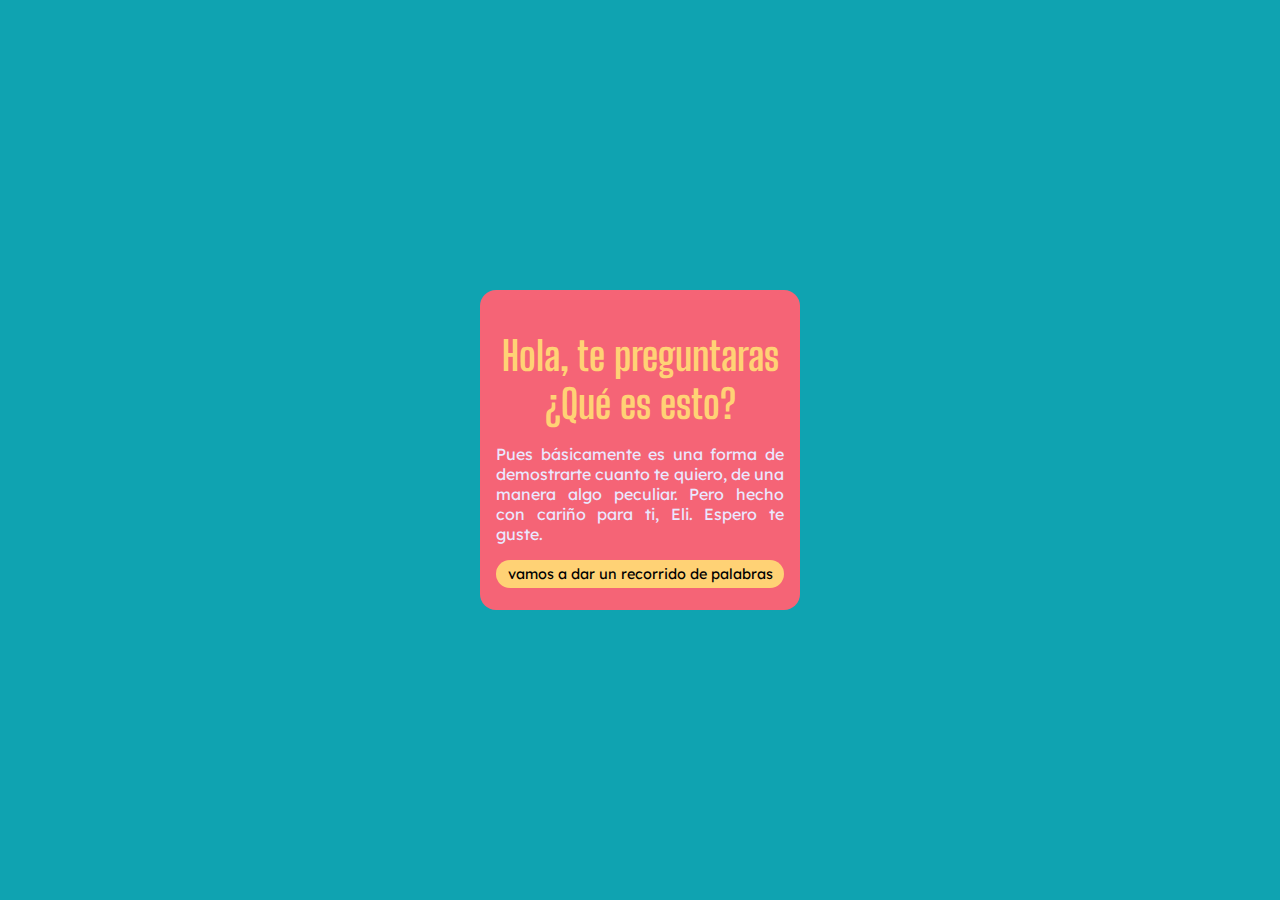
<file: index.html>
<html lang="en">
<head>
    <meta charset="UTF-8">
    <meta http-equiv="X-UA-Compatible" content="IE=edge">
    <meta name="viewport" content="width=device-width, initial-scale=1.0">

    <link rel="stylesheet" href="./style.css">
    <title>Mi cancion favorita</title>
</head>
<body>
    <main class="container">
        <h2>Hola, te preguntaras ¿Qué es esto?</h2>
        <p class="box">Pues básicamente es una forma de demostrarte cuanto te quiero,
            de una manera algo peculiar. Pero hecho con cariño para ti, Eli. Espero te guste. </p>
        <form>
            <button type="submit" formaction="./month.html"> vamos a dar un recorrido de palabras</button>
        </form>     
    </main>
   
</body>
</html>
</file>
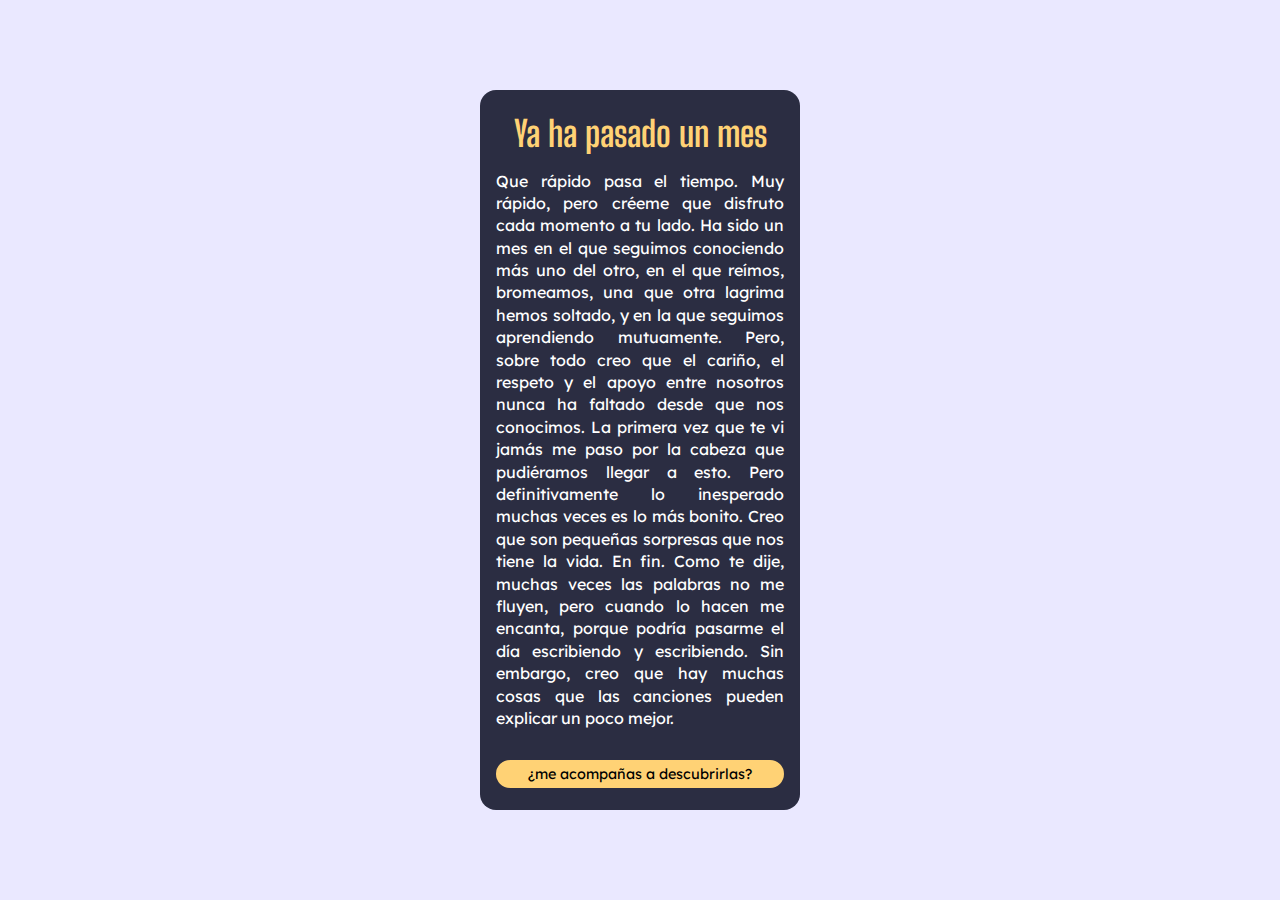
<file: month.html>
<html lang="en">
<head>
    <meta charset="UTF-8">
    <meta http-equiv="X-UA-Compatible" content="IE=edge">
    <meta name="viewport" content="width=device-width, initial-scale=1.0">

    <link rel="stylesheet" href="./month.css">
    <title>Mi cancion favorita</title>
</head>
<body>
    <main class="container">
        <h2>Ya ha pasado un mes</h2>
        <p class="box">Que rápido pasa el tiempo. Muy rápido, pero créeme que disfruto cada momento a tu lado. Ha sido un mes en el que seguimos conociendo más uno del otro, en el que reímos, bromeamos, una que otra lagrima hemos soltado, y en la que seguimos aprendiendo mutuamente. Pero, sobre todo creo que el cariño, el respeto y el apoyo entre nosotros nunca ha faltado desde que nos conocimos. La primera vez que te vi jamás me paso por la cabeza que pudiéramos llegar a esto. Pero definitivamente lo inesperado muchas veces es lo más bonito. Creo que son pequeñas sorpresas que nos tiene la vida. En fin. Como te dije, muchas veces las palabras no me fluyen, pero cuando lo hacen me encanta, porque podría pasarme el día escribiendo y escribiendo. Sin embargo, creo que hay muchas cosas que las canciones pueden explicar un poco mejor.</p>
        <form>
            <button type="submit" formaction="./songs.html"> ¿me acompañas a descubrirlas?</button>
        </form>     
    </main>
</body>
</file>
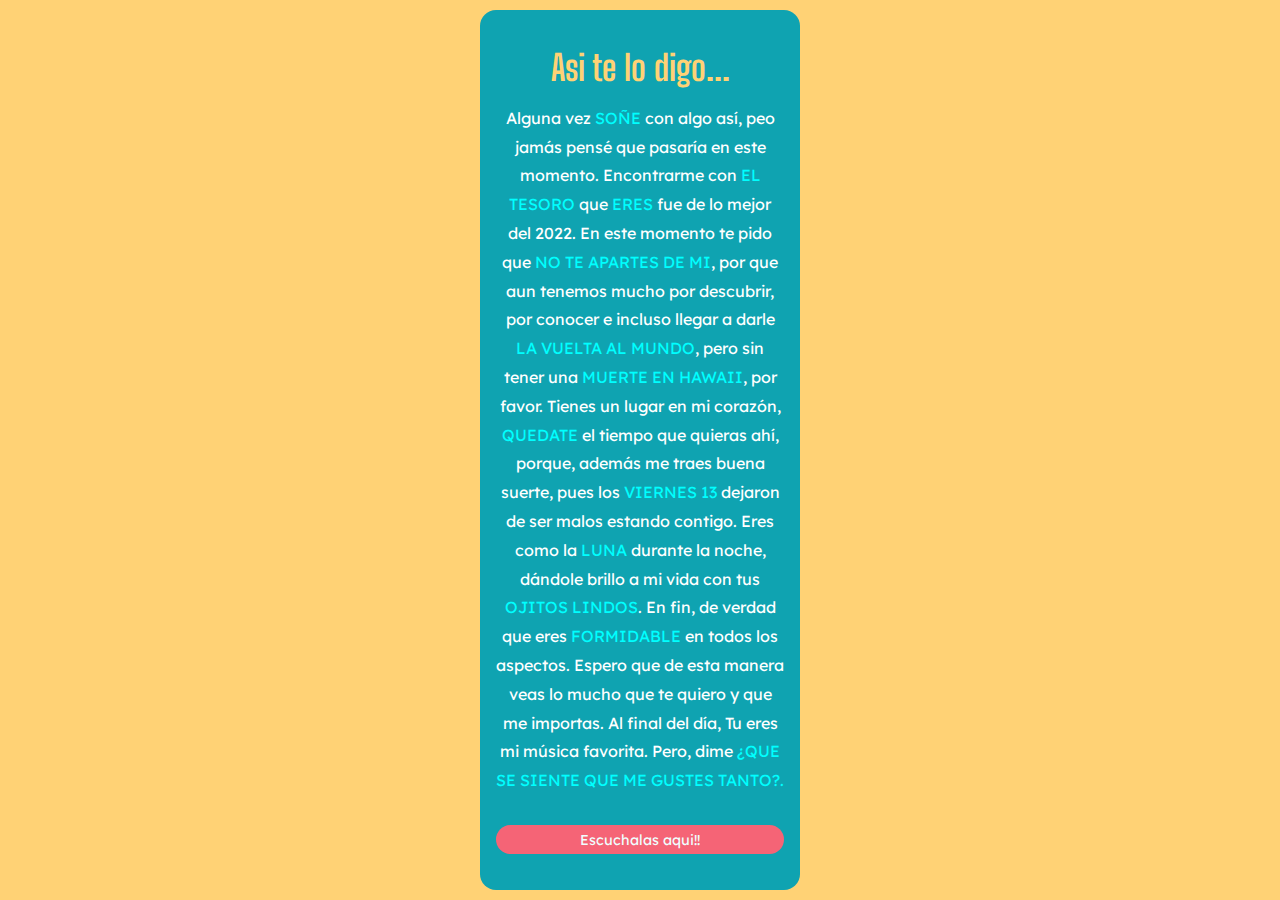
<file: songs.html>
<html lang="en">
<head>
    <meta charset="UTF-8">
    <meta http-equiv="X-UA-Compatible" content="IE=edge">
    <meta name="viewport" content="width=device-width, initial-scale=1.0">

    <link rel="stylesheet" href="./song.css">
    <title>Mi cancion favorita</title>
</head>
<body>
    <main class="container">
        <h2>Asi te lo digo...</h2>
        <p class="box">Alguna vez <span>SOÑE</span> con algo así, peo jamás pensé que pasaría en este momento. Encontrarme con <span>EL TESORO</span> que <span>ERES</span> fue de lo mejor del 2022. En este momento te pido que <span>NO TE APARTES DE MI</span>, por que aun tenemos mucho por descubrir, por conocer e incluso llegar a darle <span>LA VUELTA AL MUNDO</span>, pero sin tener una <span>MUERTE EN HAWAII</span>, por favor. Tienes un lugar en mi corazón, <span>QUEDATE</span> el tiempo que quieras ahí, porque, además me traes buena suerte, pues los <span>VIERNES 13</span> dejaron de ser malos estando contigo. Eres como la <span>LUNA</span> durante la noche, dándole brillo a mi vida con tus <span>OJITOS LINDOS</span>. En fin, de verdad que eres <span>FORMIDABLE</span> en todos los aspectos. Espero que de esta manera veas lo mucho que te quiero y que me importas. Al final del día, Tu eres mi música favorita. Pero, dime <span>¿QUE SE SIENTE QUE ME GUSTES TANTO?.</span> </p>
        <form>
            <button type="submit" formaction="https://open.spotify.com/playlist/6wdcmZNFNIneEeikTnGnEH?si=049ce0b6ea264fd8&pt=d17bb992a7e48573f9af1e7ffa372483"> Escuchalas aqui!!</button>
        </form>     
    </main>
</body>

<span></span>
</file>
<file: style.css>
@import url('https://fonts.googleapis.com/css2?family=Big+Shoulders+Display:wght@700&family=Lexend+Deca&display=swap');

*{
    margin: 0px;
    padding: 0px;
    box-sizing: border-box;
}
body{
    background-color: 0FA3B1;
    display: flex;
    min-height: 90vh;
    align-items: center;
    justify-content: center;
}
.container{
    display: flex;
    flex-direction: column;
    align-items: center;
    border-radius: 1em;
    justify-content: center;
    background-color: F56476 ;
    height: 20em;
    width: 20em;
}
 h2{
    color: FFD275;
    text-align: center;
    padding-top: .5em;
    font-size: 2.5em;
    font-weight: bolder;
    font-family: "Big Shoulders Display",sans-serif;
 }
 p{
    color: EAE8FF;
    text-align: justify;
    padding: 1em;
    font-size: 1em;
    font-family: "Lexend Deca", sans-serif;
 }
  button {
    border-color:transparent;
    border-radius: 5em;
    width: 20em;
    height: 2em;
    background-color: FFD275 ;
    font-family: "Lexend Deca", sans-serif ;
    font-size: .9em;
  }
  button:hover{
    color: EAE8FF ;
    background-color: transparent;
    border-style: solid;
    border-color: EAE8FF;
    cursor: pointer;
  }
</file>
<file: month.css>
@import url('https://fonts.googleapis.com/css2?family=Big+Shoulders+Display:wght@700&family=Lexend+Deca&display=swap');
*{
    margin: 0px;
    padding: 0px;
    box-sizing: border-box;
}
body{
    background-color: EAE8FF;
    display: flex;
    min-height: 90vh;
    align-items: center;
    justify-content: center;
}
.container{
    display: flex;
    flex-direction: column;
    align-items: center;
    border-radius: 1em;
    justify-content: center;
    background-color: 2B2D42 ;
    height: 45em;
    width: 20em;
}
 h2{
    color: FFD275;
    text-align: center;
    padding-top: 0em;
    font-size: 2.2em;
    font-weight: bolder;
    font-family: "Big Shoulders Display",sans-serif;
 }
 p{
    color:white;
    text-align: justify;
    padding: 1em;
    font-size: 1em;
    font-family: "Lexend Deca", sans-serif;
    line-height: 1.4;
 }
  button {
    margin-top: 1em;
    border-color:transparent;
    border-radius: 5em;
    width: 20em;
    height: 2em;
    background-color: FFD275 ;
    font-family: "Lexend Deca", sans-serif ;
    font-size: .9em;
  }
  button:hover{
    color: EAE8FF ;
    background-color: transparent;
    border-style: solid;
    border-color: EAE8FF;
    cursor: pointer;
  }
</file>
<file: song.css>
@import url('https://fonts.googleapis.com/css2?family=Big+Shoulders+Display:wght@700&family=Lexend+Deca&display=swap');
*{
    margin: 0px;
    padding: 0px;
    box-sizing: border-box;
}
body{
    background-color: FFD275;
    display: flex;
    min-height: 90vh;
    align-items: center;
    justify-content: center;
}
.container{
    display: flex;
    flex-direction: column;
    align-items: center;
    border-radius: 1em;
    justify-content: center;
    background-color: 0FA3B1 ;
    height: 55em;
    width: 20em;
}
 h2{
    color: FFD275;
    text-align: center;
    padding-top: 0em;
    font-size: 2.2em;
    font-weight: bolder;
    font-family: "Big Shoulders Display",sans-serif;
 }
 p{
    color:white;
    text-align: center;
    padding: 1em;
    font-size: 1em;
    font-family: "Lexend Deca", sans-serif;
    line-height: 1.8;
 }

 span{
    color: aqua;
 }
  button {
    color: azure;
    margin-top: 1em;
    border-color:transparent;
    border-radius: 5em;
    width: 20em;
    height: 2em;
    background-color:  F56476;
    font-family: "Lexend Deca", sans-serif ;
    font-size: .9em;
  }
  button:hover{
    color: EAE8FF ;
    background-color: transparent;
    border-style: solid;
    border-color: EAE8FF;
    cursor: pointer;
  }
</file>
